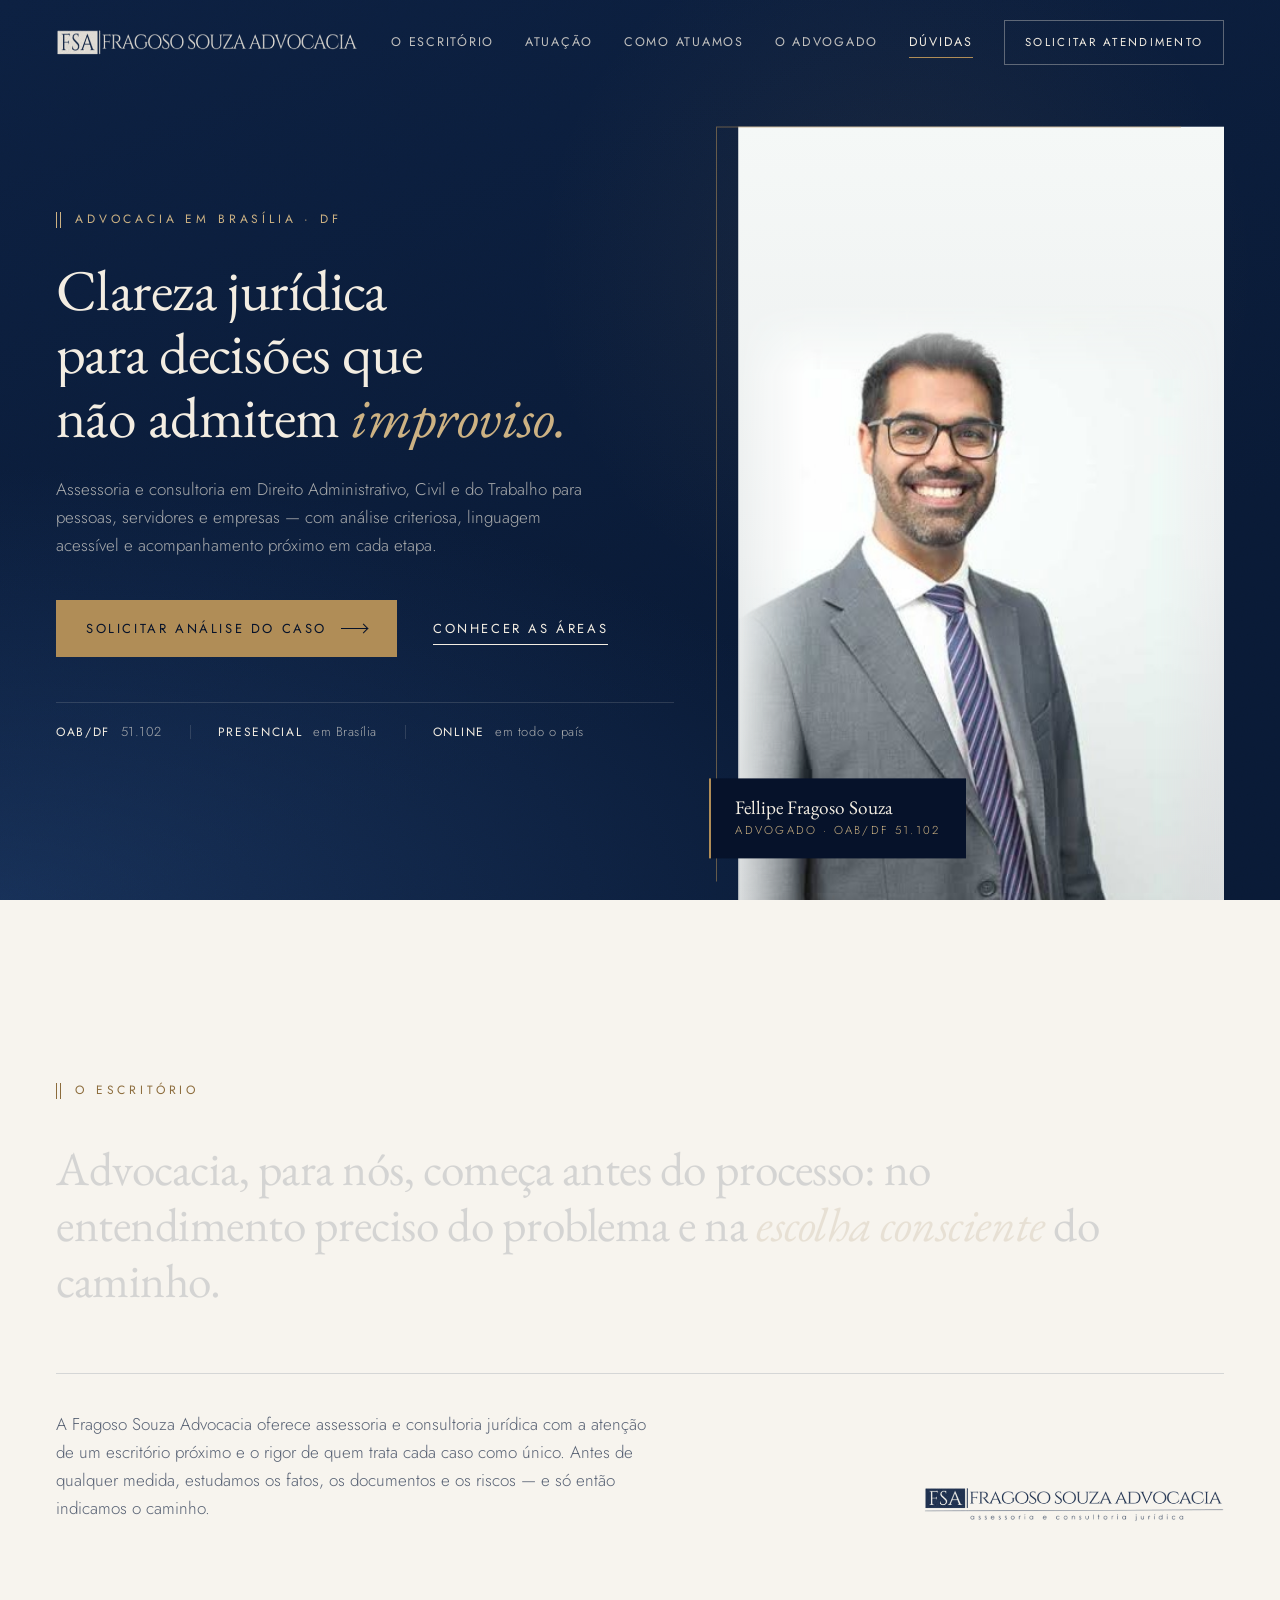
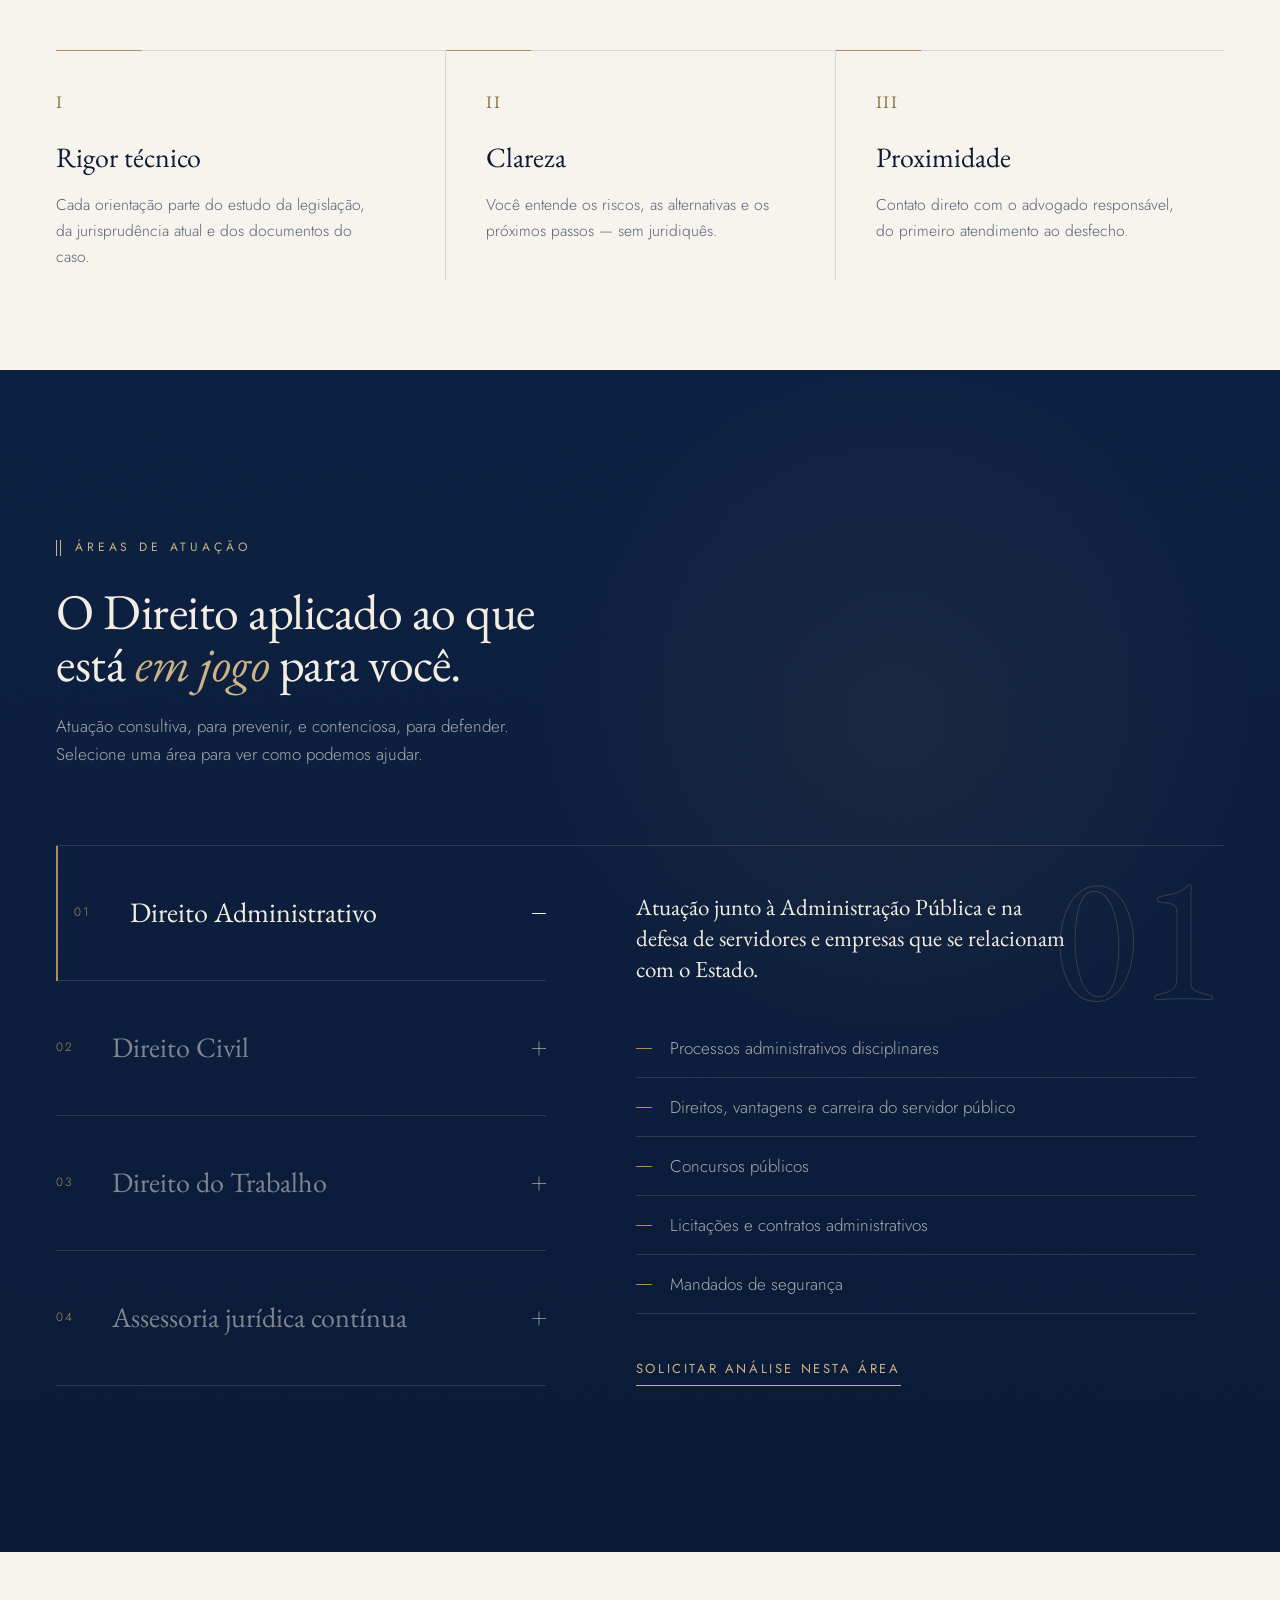
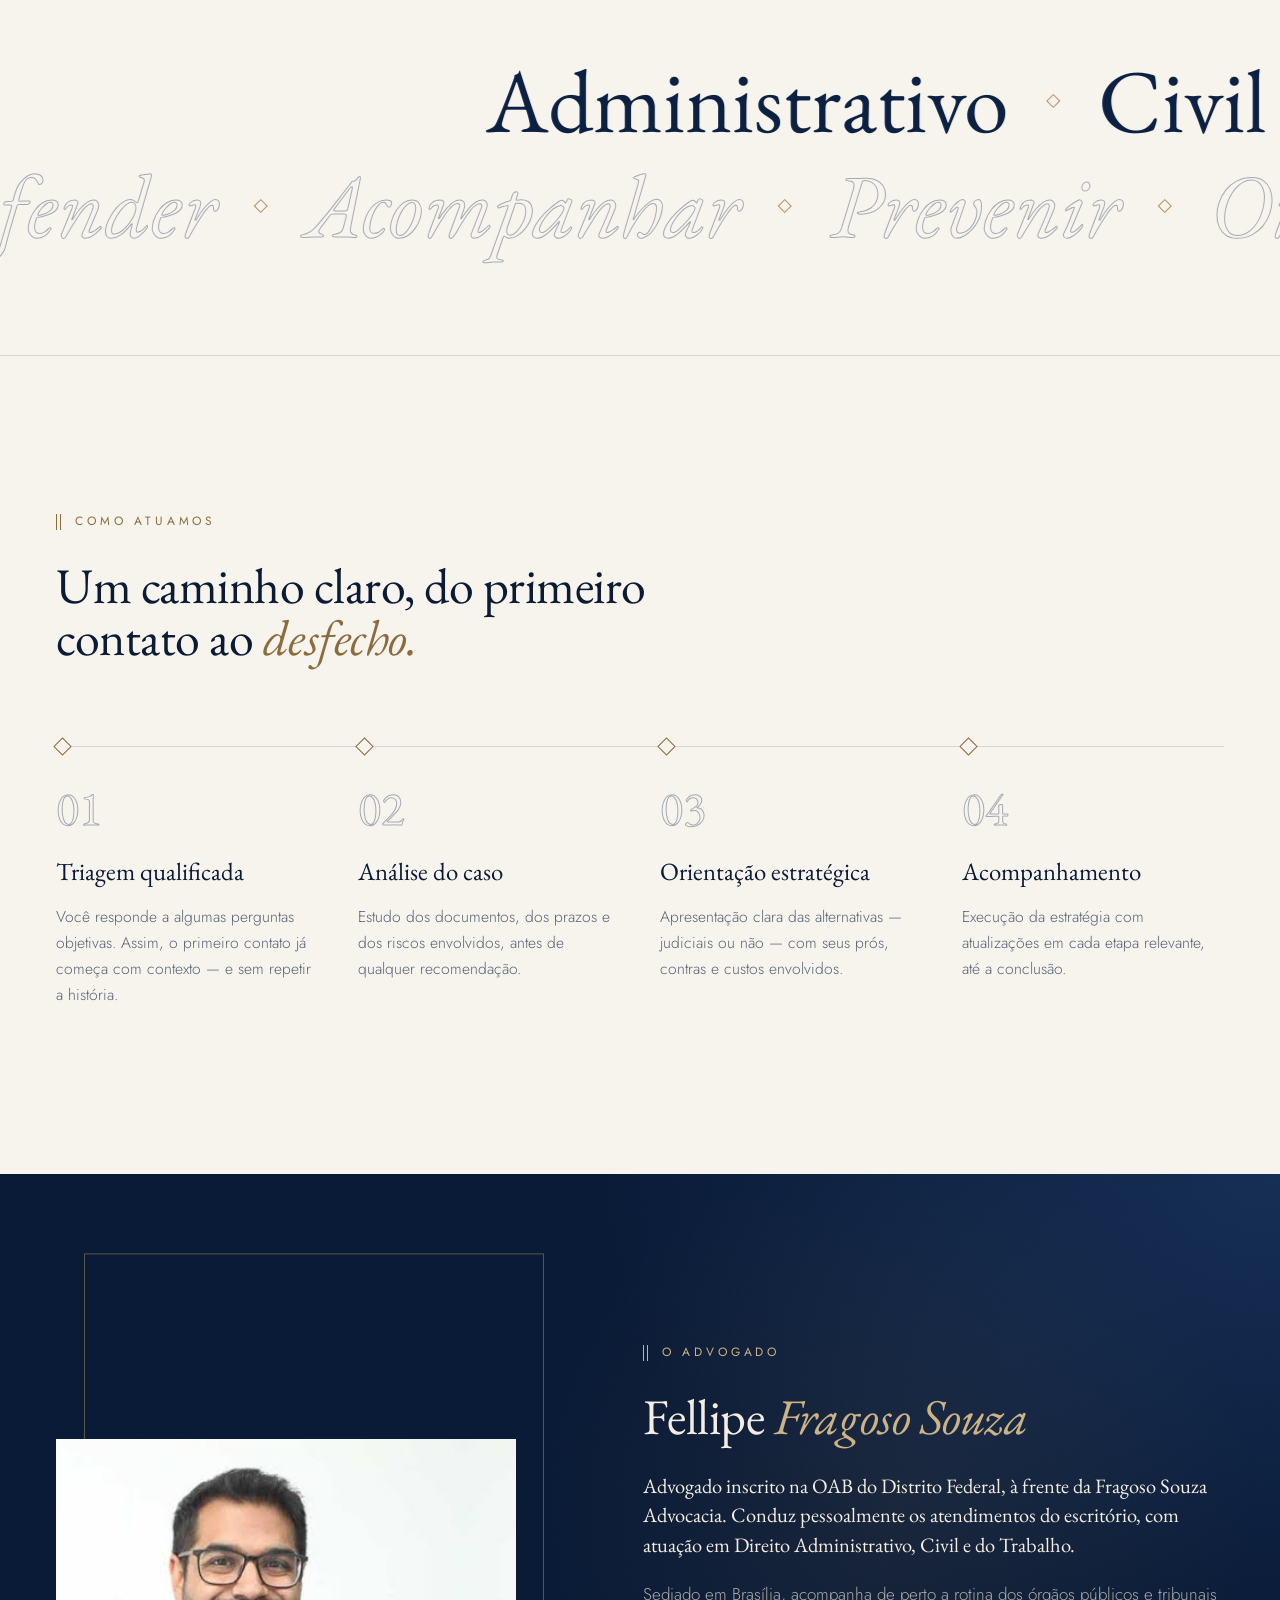
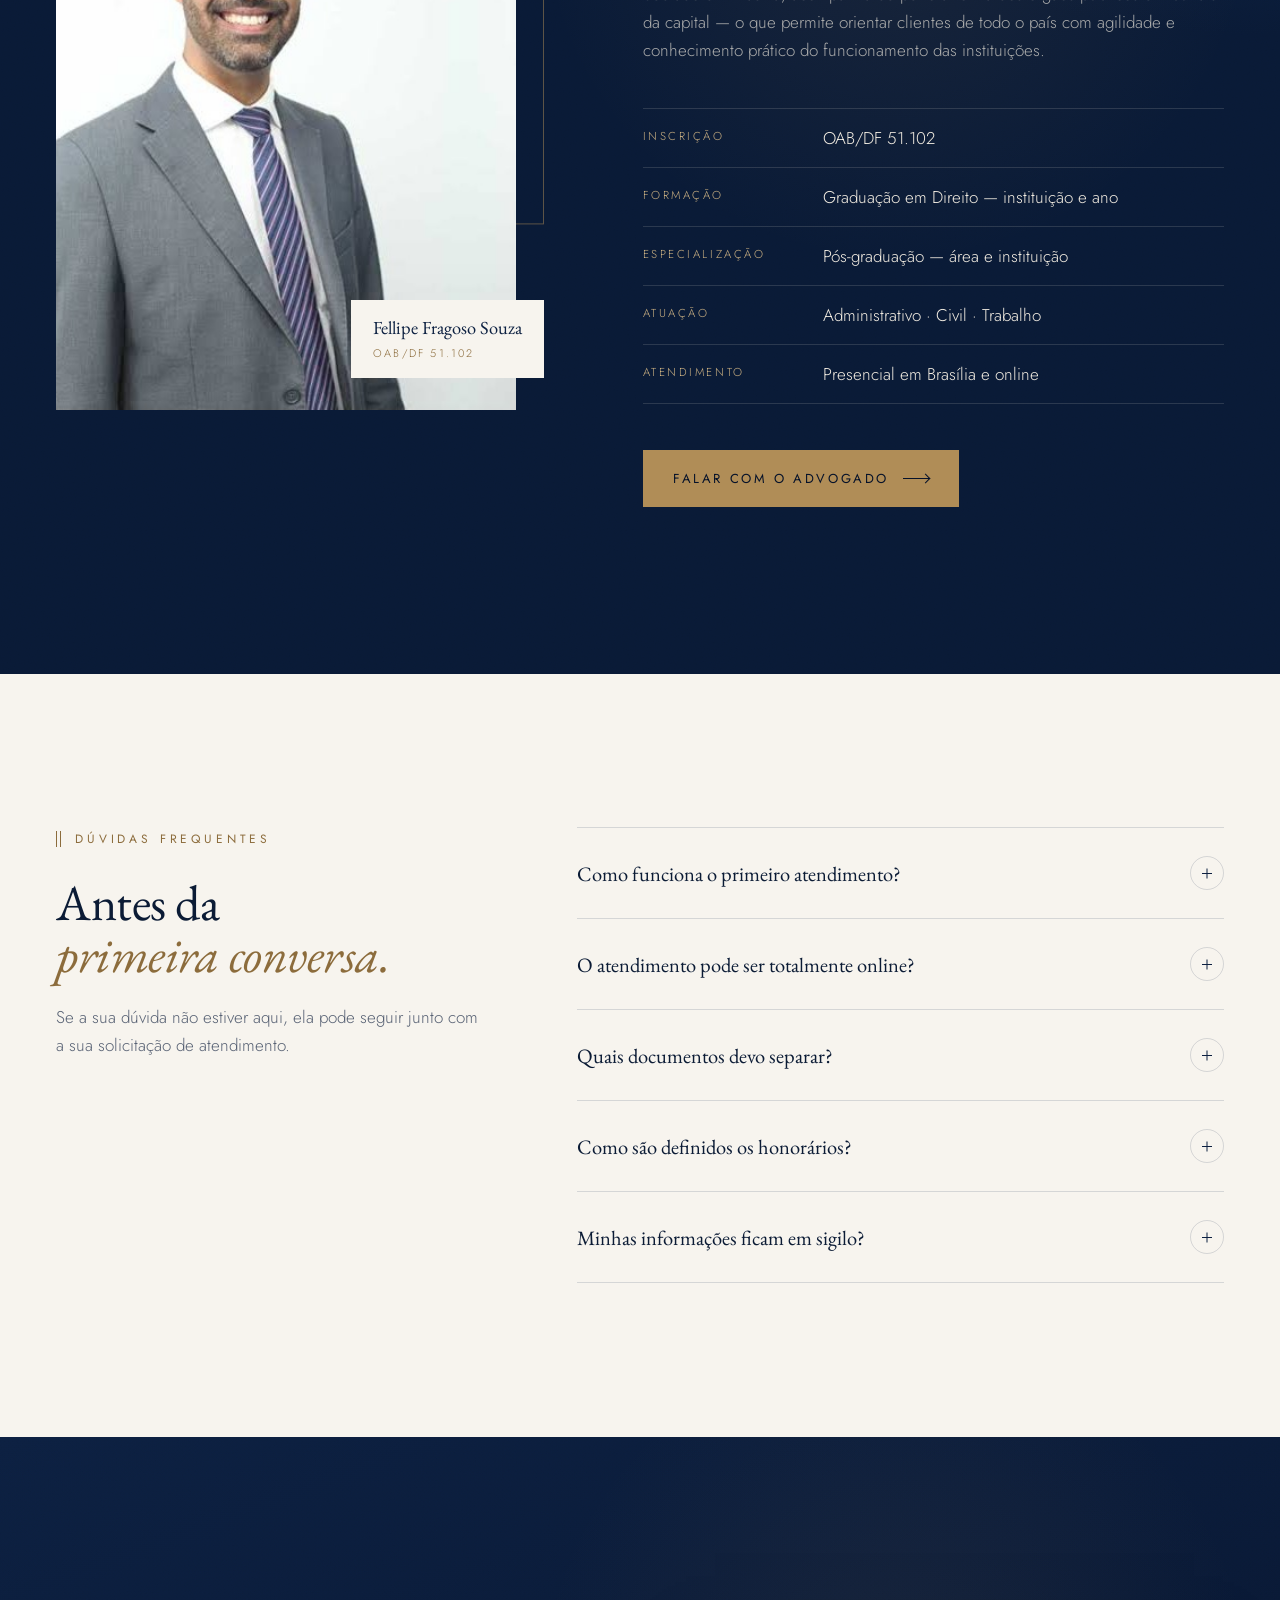
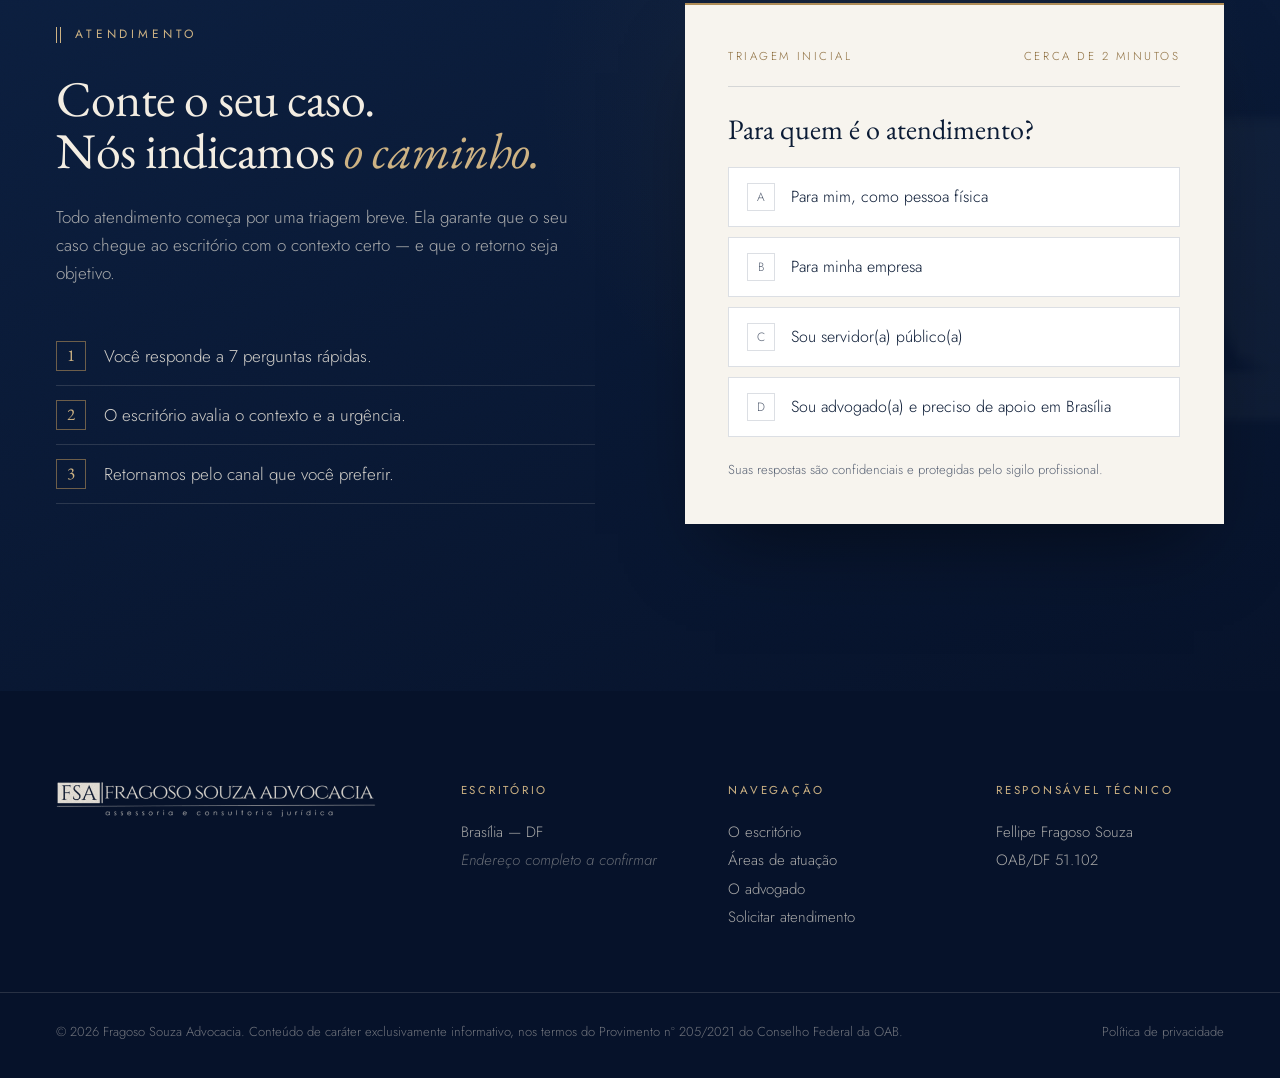
<file: index.html>
<!DOCTYPE html>
<html lang="pt-BR">
<head>
  <meta charset="UTF-8">
  <meta name="viewport" content="width=device-width, initial-scale=1">
  <title>Fragoso Souza Advocacia — Assessoria e consultoria jurídica em Brasília</title>
  <meta name="description" content="Fragoso Souza Advocacia: assessoria e consultoria jurídica em Direito Administrativo, Civil e do Trabalho. Atendimento em Brasília/DF e online.">
  <meta name="robots" content="noindex, nofollow">
  <meta name="theme-color" content="#0C2041">
  <link rel="icon" href="assets/img/mono-navy.png">
  <link rel="preconnect" href="https://fonts.googleapis.com">
  <link rel="preconnect" href="https://fonts.gstatic.com" crossorigin>
  <link href="https://fonts.googleapis.com/css2?family=EB+Garamond:ital,wght@0,400;0,500;1,400;1,500&family=Jost:wght@300;400;500&display=swap" rel="stylesheet">
  <link rel="stylesheet" href="assets/css/style.css">
</head>
<body>

<!-- Abertura -->
<div class="intro" aria-hidden="true">
  <div class="intro__mark">
    <img src="assets/img/logo-full-ivory.png" alt="">
  </div>
  <span class="intro__line"></span>
</div>

<header class="site-header">
  <div class="wrap header__inner">
    <a href="#topo" class="brand" aria-label="Fragoso Souza Advocacia — início">
      <img src="assets/img/logo-ivory.png" alt="Fragoso Souza Advocacia">
    </a>
    <nav class="nav" aria-label="Principal">
      <a href="#escritorio">O escritório</a>
      <a href="#atuacao">Atuação</a>
      <a href="#metodo">Como atuamos</a>
      <a href="#advogado">O advogado</a>
      <a href="#duvidas">Dúvidas</a>
      <a href="#" class="btn btn--line btn--sm" data-contact="menu">Solicitar atendimento</a>
    </nav>
    <button class="nav-toggle" aria-label="Abrir menu" aria-expanded="false"><span></span><span></span></button>
  </div>
</header>

<main id="topo">

  <!-- HERO -->
  <section class="hero on-dark grain" data-glow>
    <div class="wrap hero__grid">
      <div class="hero__copy">
        <p class="kicker anim" style="--d:.1s">Advocacia em Brasília · DF</p>
        <h1 class="hero__title">
          <span class="line"><span>Clareza jurídica</span></span>
          <span class="line"><span>para decisões que</span></span>
          <span class="line"><span>não admitem <em>improviso.</em></span></span>
        </h1>
        <p class="hero__lead anim" style="--d:.75s">Assessoria e consultoria em Direito Administrativo, Civil e do Trabalho para pessoas, servidores e empresas — com análise criteriosa, linguagem acessível e acompanhamento próximo em cada etapa.</p>
        <div class="hero__ctas anim" style="--d:.9s">
          <a href="#" class="btn btn--brass magnetic" data-contact="hero">Solicitar análise do caso <span class="btn__arrow"></span></a>
          <a href="#atuacao" class="link-line">Conhecer as áreas</a>
        </div>
        <ul class="hero__meta anim" style="--d:1.05s">
          <li><b>OAB/DF</b> 51.102</li>
          <li><b>Presencial</b> em Brasília</li>
          <li><b>Online</b> em todo o país</li>
        </ul>
      </div>

      <figure class="hero__plate" data-parallax="0.06">
        <div class="plate__bg"></div>
        <img class="plate__photo" src="assets/img/fellipe.jpg" alt="Fellipe Fragoso Souza, advogado fundador da Fragoso Souza Advocacia">
        <figcaption class="plate__label">
          <span class="plate__name">Fellipe Fragoso Souza</span>
          <span class="plate__role">Advogado · OAB/DF 51.102</span>
        </figcaption>
        <span class="plate__frame" aria-hidden="true"></span>
      </figure>
    </div>
  </section>

  <!-- O ESCRITÓRIO -->
  <section class="manifesto paper" id="escritorio">
    <div class="wrap">
      <p class="kicker kicker--ink reveal">O escritório</p>
      <blockquote class="manifesto__quote" data-words>
        Advocacia, para nós, começa antes do processo: no entendimento preciso do problema e na escolha consciente do caminho.
      </blockquote>
      <div class="manifesto__foot">
        <p class="reveal">A Fragoso Souza Advocacia oferece assessoria e consultoria jurídica com a atenção de um escritório próximo e o rigor de quem trata cada caso como único. Antes de qualquer medida, estudamos os fatos, os documentos e os riscos — e só então indicamos o caminho.</p>
        <img class="manifesto__sign reveal" src="assets/img/logo-full-navy.png" alt="Fragoso Souza Advocacia — assessoria e consultoria jurídica">
      </div>

      <ol class="principles">
        <li class="reveal">
          <span class="principles__n">I</span>
          <h3>Rigor técnico</h3>
          <p>Cada orientação parte do estudo da legislação, da jurisprudência atual e dos documentos do caso.</p>
        </li>
        <li class="reveal" style="--d:.1s">
          <span class="principles__n">II</span>
          <h3>Clareza</h3>
          <p>Você entende os riscos, as alternativas e os próximos passos — sem juridiquês.</p>
        </li>
        <li class="reveal" style="--d:.2s">
          <span class="principles__n">III</span>
          <h3>Proximidade</h3>
          <p>Contato direto com o advogado responsável, do primeiro atendimento ao desfecho.</p>
        </li>
      </ol>
    </div>
  </section>

  <!-- ÁREAS -->
  <section class="areas-sec on-dark grain" id="atuacao" data-glow>
    <div class="wrap">
      <div class="sec-head">
        <p class="kicker reveal">Áreas de atuação</p>
        <h2 class="reveal">O Direito aplicado ao que<br>está <em>em jogo</em> para você.</h2>
        <p class="sec-head__lead reveal">Atuação consultiva, para prevenir, e contenciosa, para defender. Selecione uma área para ver como podemos ajudar.</p>
      </div>

      <div class="areas reveal">
        <span class="areas__marker" aria-hidden="true"></span>

        <div class="area is-active">
          <button class="area__tab" aria-expanded="true">
            <span class="area__n">01</span><span class="area__t">Direito Administrativo</span><span class="area__plus" aria-hidden="true"></span>
          </button>
          <div class="area__panel">
            <div class="area__inner">
              <span class="area__ghost" aria-hidden="true">01</span>
              <p class="area__lead">Atuação junto à Administração Pública e na defesa de servidores e empresas que se relacionam com o Estado.</p>
              <ul class="area__topics">
                <li>Processos administrativos disciplinares</li>
                <li>Direitos, vantagens e carreira do servidor público</li>
                <li>Concursos públicos</li>
                <li>Licitações e contratos administrativos</li>
                <li>Mandados de segurança</li>
              </ul>
              <a href="#" class="link-line link-line--brass" data-contact="Área — Administrativo" data-preset='{"area":"Direito Administrativo"}'>Solicitar análise nesta área</a>
            </div>
          </div>
        </div>

        <div class="area">
          <button class="area__tab" aria-expanded="false">
            <span class="area__n">02</span><span class="area__t">Direito Civil</span><span class="area__plus" aria-hidden="true"></span>
          </button>
          <div class="area__panel">
            <div class="area__inner">
              <span class="area__ghost" aria-hidden="true">02</span>
              <p class="area__lead">Prevenção e solução de conflitos nas relações entre pessoas e empresas, do contrato à execução.</p>
              <ul class="area__topics">
                <li>Contratos: elaboração, revisão e negociação</li>
                <li>Responsabilidade civil e indenizações</li>
                <li>Cobranças e execuções</li>
                <li>Questões imobiliárias e locações</li>
                <li>Relações de consumo</li>
              </ul>
              <a href="#" class="link-line link-line--brass" data-contact="Área — Civil" data-preset='{"area":"Direito Civil"}'>Solicitar análise nesta área</a>
            </div>
          </div>
        </div>

        <div class="area">
          <button class="area__tab" aria-expanded="false">
            <span class="area__n">03</span><span class="area__t">Direito do Trabalho</span><span class="area__plus" aria-hidden="true"></span>
          </button>
          <div class="area__panel">
            <div class="area__inner">
              <span class="area__ghost" aria-hidden="true">03</span>
              <p class="area__lead">Orientação a empregadores e trabalhadores, com foco em prevenção de passivos e defesa técnica.</p>
              <ul class="area__topics">
                <li>Consultoria trabalhista preventiva para empresas</li>
                <li>Reclamações trabalhistas</li>
                <li>Rescisões e verbas trabalhistas</li>
                <li>Acordos e negociações</li>
                <li>Revisão de contratos e rotinas de trabalho</li>
              </ul>
              <a href="#" class="link-line link-line--brass" data-contact="Área — Trabalho" data-preset='{"area":"Direito do Trabalho"}'>Solicitar análise nesta área</a>
            </div>
          </div>
        </div>

        <div class="area">
          <button class="area__tab" aria-expanded="false">
            <span class="area__n">04</span><span class="area__t">Assessoria jurídica contínua</span><span class="area__plus" aria-hidden="true"></span>
          </button>
          <div class="area__panel">
            <div class="area__inner">
              <span class="area__ghost" aria-hidden="true">04</span>
              <p class="area__lead">Um advogado de referência para acompanhar as decisões do dia a dia da empresa, antes que virem litígio.</p>
              <ul class="area__topics">
                <li>Pareceres e consultas</li>
                <li>Análise de documentos antes de assinar</li>
                <li>Notificações extrajudiciais</li>
                <li>Acompanhamento processual</li>
                <li>Diligências e correspondência jurídica em Brasília</li>
              </ul>
              <a href="#" class="link-line link-line--brass" data-contact="Área — Assessoria contínua" data-preset='{"area":"Assessoria jurídica contínua"}'>Solicitar análise nesta área</a>
            </div>
          </div>
        </div>
      </div>
    </div>
  </section>

  <!-- FAIXA -->
  <div class="ribbon paper" aria-hidden="true">
    <div class="ribbon__row" data-drift="-1"><span>Administrativo</span><i></i><span>Civil</span><i></i><span>Trabalho</span><i></i><span>Consultoria</span><i></i><span>Assessoria</span><i></i><span>Administrativo</span><i></i><span>Civil</span><i></i><span>Trabalho</span><i></i></div>
    <div class="ribbon__row ribbon__row--alt" data-drift="1"><span>Prevenir</span><i></i><span>Orientar</span><i></i><span>Defender</span><i></i><span>Acompanhar</span><i></i><span>Prevenir</span><i></i><span>Orientar</span><i></i><span>Defender</span><i></i></div>
  </div>

  <!-- MÉTODO -->
  <section class="method paper" id="metodo">
    <div class="wrap">
      <div class="sec-head sec-head--ink">
        <p class="kicker kicker--ink reveal">Como atuamos</p>
        <h2 class="reveal">Um caminho claro, do primeiro<br>contato ao <em>desfecho.</em></h2>
      </div>
      <div class="method__track">
        <span class="method__rail"><i></i></span>
        <ol class="method__steps">
          <li class="reveal">
            <span class="method__dot"></span>
            <span class="method__n">01</span>
            <h3>Triagem qualificada</h3>
            <p>Você responde a algumas perguntas objetivas. Assim, o primeiro contato já começa com contexto — e sem repetir a história.</p>
          </li>
          <li class="reveal" style="--d:.08s">
            <span class="method__dot"></span>
            <span class="method__n">02</span>
            <h3>Análise do caso</h3>
            <p>Estudo dos documentos, dos prazos e dos riscos envolvidos, antes de qualquer recomendação.</p>
          </li>
          <li class="reveal" style="--d:.16s">
            <span class="method__dot"></span>
            <span class="method__n">03</span>
            <h3>Orientação estratégica</h3>
            <p>Apresentação clara das alternativas — judiciais ou não — com seus prós, contras e custos envolvidos.</p>
          </li>
          <li class="reveal" style="--d:.24s">
            <span class="method__dot"></span>
            <span class="method__n">04</span>
            <h3>Acompanhamento</h3>
            <p>Execução da estratégia com atualizações em cada etapa relevante, até a conclusão.</p>
          </li>
        </ol>
      </div>
    </div>
  </section>

  <!-- O ADVOGADO -->
  <section class="lawyer on-dark grain" id="advogado" data-glow>
    <div class="wrap lawyer__grid">
      <figure class="lawyer__photo reveal">
        <span class="lawyer__frame" data-parallax="-0.05" aria-hidden="true"></span>
        <div class="lawyer__img"><img src="assets/img/fellipe.jpg" alt="Retrato de Fellipe Fragoso Souza" loading="lazy"></div>
        <figcaption>Fellipe Fragoso Souza<br><span>OAB/DF 51.102</span></figcaption>
      </figure>

      <div class="lawyer__copy">
        <p class="kicker reveal">O advogado</p>
        <h2 class="reveal">Fellipe <em>Fragoso Souza</em></h2>
        <p class="lawyer__lead reveal">Advogado inscrito na OAB do Distrito Federal, à frente da Fragoso Souza Advocacia. Conduz pessoalmente os atendimentos do escritório, com atuação em Direito Administrativo, Civil e do Trabalho.</p>
        <p class="reveal">Sediado em Brasília, acompanha de perto a rotina dos órgãos públicos e tribunais da capital — o que permite orientar clientes de todo o país com agilidade e conhecimento prático do funcionamento das instituições.</p>

        <dl class="creds">
          <div class="reveal"><dt>Inscrição</dt><dd>OAB/DF 51.102</dd></div>
          <div class="reveal" style="--d:.06s"><dt>Formação</dt><dd>Graduação em Direito — instituição e ano</dd></div>
          <div class="reveal" style="--d:.12s"><dt>Especialização</dt><dd>Pós-graduação — área e instituição</dd></div>
          <div class="reveal" style="--d:.18s"><dt>Atuação</dt><dd>Administrativo · Civil · Trabalho</dd></div>
          <div class="reveal" style="--d:.24s"><dt>Atendimento</dt><dd>Presencial em Brasília e online</dd></div>
        </dl>

        <a href="#" class="btn btn--brass magnetic reveal" data-contact="Seção — O advogado">Falar com o advogado <span class="btn__arrow"></span></a>
      </div>
    </div>
  </section>

  <!-- DÚVIDAS -->
  <section class="faq paper" id="duvidas">
    <div class="wrap faq__grid">
      <div class="sec-head sec-head--ink faq__head">
        <p class="kicker kicker--ink reveal">Dúvidas frequentes</p>
        <h2 class="reveal">Antes da<br><em>primeira conversa.</em></h2>
        <p class="sec-head__lead reveal">Se a sua dúvida não estiver aqui, ela pode seguir junto com a sua solicitação de atendimento.</p>
      </div>
      <div class="faq__list">
        <details class="qa reveal">
          <summary>Como funciona o primeiro atendimento?<span class="qa__pm" aria-hidden="true"></span></summary>
          <div class="qa__body"><p>Você preenche uma triagem curta aqui no site. Com essas informações, o escritório avalia o contexto e retorna pelo canal de sua preferência para agendar a conversa inicial — presencial ou online.</p></div>
        </details>
        <details class="qa reveal">
          <summary>O atendimento pode ser totalmente online?<span class="qa__pm" aria-hidden="true"></span></summary>
          <div class="qa__body"><p>Sim. Reuniões por videochamada, envio de documentos e assinaturas digitais permitem conduzir boa parte dos casos à distância, em qualquer estado.</p></div>
        </details>
        <details class="qa reveal">
          <summary>Quais documentos devo separar?<span class="qa__pm" aria-hidden="true"></span></summary>
          <div class="qa__body"><p>Tudo o que ajude a reconstruir os fatos: contratos, notificações, portarias, decisões, comprovantes e trocas de mensagens. Não é preciso enviá-los na triagem — eles são solicitados na etapa de análise.</p></div>
        </details>
        <details class="qa reveal">
          <summary>Como são definidos os honorários?<span class="qa__pm" aria-hidden="true"></span></summary>
          <div class="qa__body"><p>Após a análise inicial, com proposta por escrito que considera a complexidade do caso e observa a Tabela de Honorários da OAB/DF.</p></div>
        </details>
        <details class="qa reveal">
          <summary>Minhas informações ficam em sigilo?<span class="qa__pm" aria-hidden="true"></span></summary>
          <div class="qa__body"><p>Sim. Tudo o que você compartilha é protegido pelo sigilo profissional do advogado e tratado conforme a Lei Geral de Proteção de Dados (LGPD).</p></div>
        </details>
      </div>
    </div>
  </section>

  <!-- CONTATO -->
  <section class="contact on-dark grain" id="contato" data-glow>
    <img class="contact__mono" src="assets/img/mono-ivory.png" alt="" aria-hidden="true">
    <div class="wrap contact__grid">
      <div class="contact__copy">
        <p class="kicker reveal">Atendimento</p>
        <h2 class="reveal">Conte o seu caso.<br>Nós indicamos <em>o caminho.</em></h2>
        <p class="reveal">Todo atendimento começa por uma triagem breve. Ela garante que o seu caso chegue ao escritório com o contexto certo — e que o retorno seja objetivo.</p>
        <ol class="contact__next">
          <li class="reveal"><span>1</span>Você responde a 7 perguntas rápidas.</li>
          <li class="reveal"><span>2</span>O escritório avalia o contexto e a urgência.</li>
          <li class="reveal"><span>3</span>Retornamos pelo canal que você preferir.</li>
        </ol>
      </div>

      <div class="starter reveal">
        <div class="starter__top">
          <span>Triagem inicial</span>
          <span>cerca de 2 minutos</span>
        </div>
        <p class="starter__q">Para quem é o atendimento?</p>
        <div class="starter__opts">
          <button class="opt" data-contact="Seção — Contato" data-preset='{"perfil":"Para mim, como pessoa física"}'><span class="opt__k">A</span>Para mim, como pessoa física</button>
          <button class="opt" data-contact="Seção — Contato" data-preset='{"perfil":"Para minha empresa"}'><span class="opt__k">B</span>Para minha empresa</button>
          <button class="opt" data-contact="Seção — Contato" data-preset='{"perfil":"Sou servidor(a) público(a)"}'><span class="opt__k">C</span>Sou servidor(a) público(a)</button>
          <button class="opt" data-contact="Seção — Contato" data-preset='{"perfil":"Sou advogado(a) e preciso de apoio em Brasília"}'><span class="opt__k">D</span>Sou advogado(a) e preciso de apoio em Brasília</button>
        </div>
        <p class="starter__note">Suas respostas são confidenciais e protegidas pelo sigilo profissional.</p>
      </div>
    </div>
  </section>
</main>

<footer class="site-footer on-dark">
  <div class="wrap footer__grid">
    <div class="footer__brand">
      <img src="assets/img/logo-full-ivory.png" alt="Fragoso Souza Advocacia — assessoria e consultoria jurídica">
    </div>
    <div class="footer__col">
      <h4>Escritório</h4>
      <p>Brasília — DF<br><span class="ph">Endereço completo a confirmar</span></p>
    </div>
    <div class="footer__col">
      <h4>Navegação</h4>
      <a href="#escritorio">O escritório</a>
      <a href="#atuacao">Áreas de atuação</a>
      <a href="#advogado">O advogado</a>
      <a href="#" data-contact="Rodapé">Solicitar atendimento</a>
    </div>
    <div class="footer__col">
      <h4>Responsável técnico</h4>
      <p>Fellipe Fragoso Souza<br>OAB/DF 51.102</p>
    </div>
  </div>
  <div class="wrap footer__legal">
    <p>© <span id="year">2026</span> Fragoso Souza Advocacia. Conteúdo de caráter exclusivamente informativo, nos termos do Provimento nº 205/2021 do Conselho Federal da OAB.</p>
    <a href="privacidade.html">Política de privacidade</a>
  </div>
</footer>

<button class="fab" data-contact="Botão flutuante" aria-label="Solicitar atendimento">
  <span class="fab__dot"></span><span class="fab__txt">Solicitar atendimento</span>
</button>

<script src="assets/js/main.js"></script>
</body>
</html>
</file>
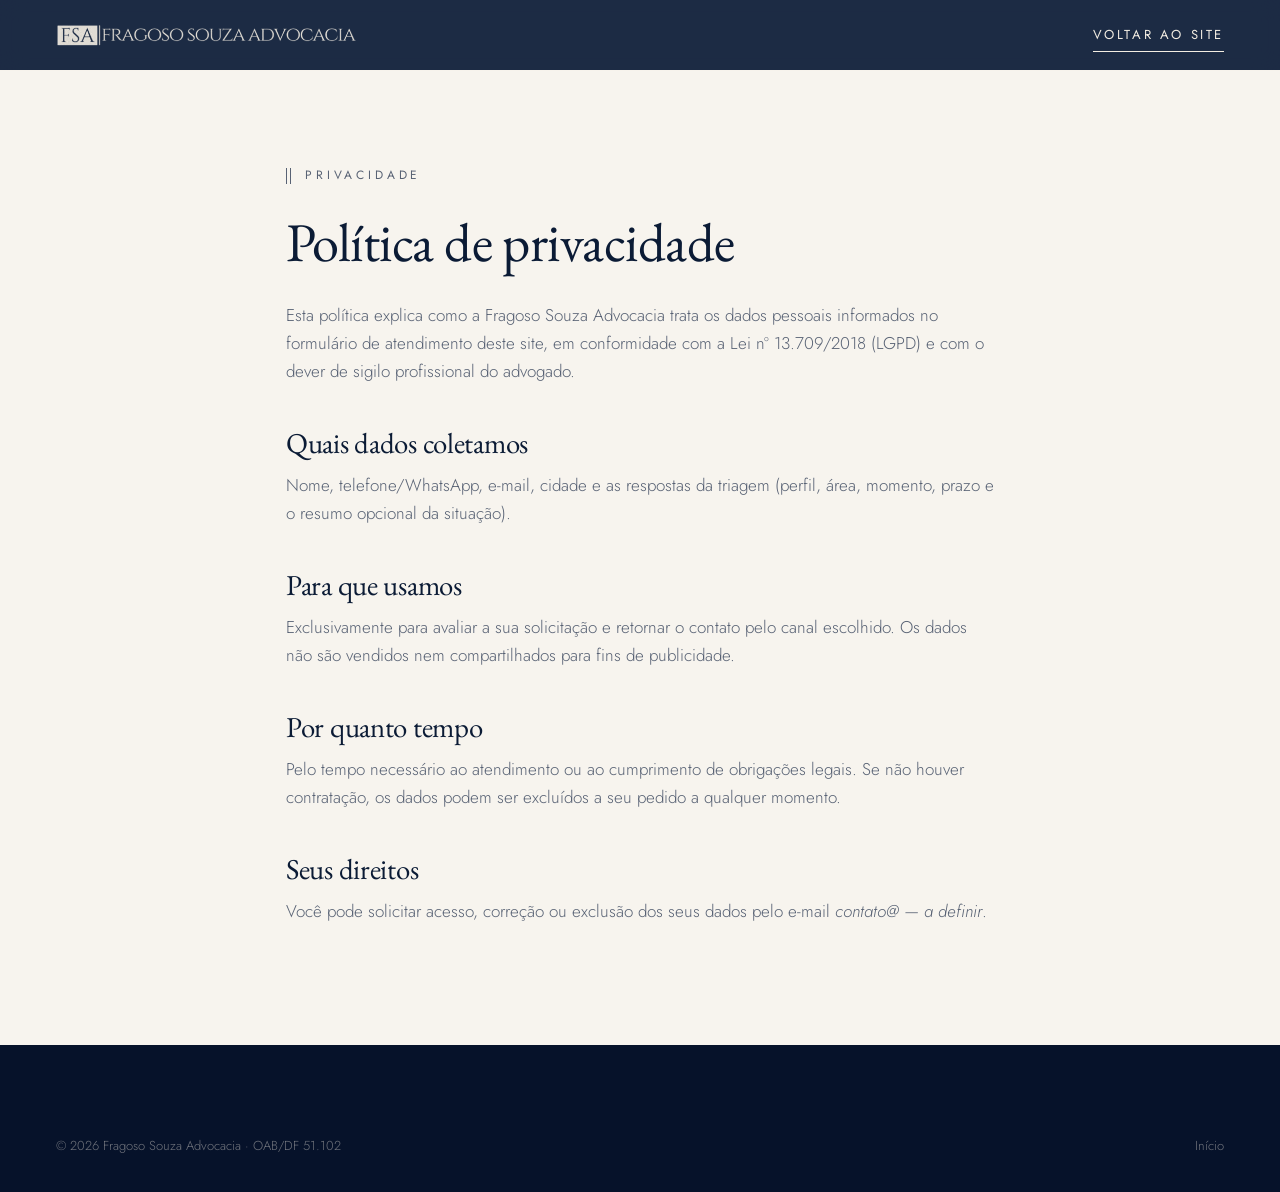
<file: privacidade.html>
<!DOCTYPE html>
<html lang="pt-BR">
<head>
  <meta charset="UTF-8">
  <meta name="viewport" content="width=device-width, initial-scale=1">
  <title>Política de privacidade — Fragoso Souza Advocacia</title>
  <meta name="robots" content="noindex, nofollow">
  <meta name="theme-color" content="#0C2041">
  <link rel="icon" href="assets/img/mono-navy.png">
  <link rel="preconnect" href="https://fonts.googleapis.com">
  <link rel="preconnect" href="https://fonts.gstatic.com" crossorigin>
  <link href="https://fonts.googleapis.com/css2?family=EB+Garamond:ital,wght@0,400;0,500;1,400&family=Jost:wght@300;400&display=swap" rel="stylesheet">
  <link rel="stylesheet" href="assets/css/style.css">
</head>
<body class="skip-intro is-ready">
<header class="site-header is-solid">
  <div class="wrap header__inner">
    <a href="index.html" class="brand" aria-label="Fragoso Souza Advocacia — início"><img src="assets/img/logo-ivory.png" alt="Fragoso Souza Advocacia"></a>
    <a href="index.html" class="link-line" style="color:var(--ivory)">Voltar ao site</a>
  </div>
</header>
<main class="doc">
  <div class="wrap">
    <p class="kicker kicker--ink">Privacidade</p>
    <h1>Política de privacidade</h1>
    <p>Esta política explica como a Fragoso Souza Advocacia trata os dados pessoais informados no formulário de atendimento deste site, em conformidade com a Lei nº 13.709/2018 (LGPD) e com o dever de sigilo profissional do advogado.</p>

    <h2>Quais dados coletamos</h2>
    <p>Nome, telefone/WhatsApp, e-mail, cidade e as respostas da triagem (perfil, área, momento, prazo e o resumo opcional da situação).</p>

    <h2>Para que usamos</h2>
    <p>Exclusivamente para avaliar a sua solicitação e retornar o contato pelo canal escolhido. Os dados não são vendidos nem compartilhados para fins de publicidade.</p>

    <h2>Por quanto tempo</h2>
    <p>Pelo tempo necessário ao atendimento ou ao cumprimento de obrigações legais. Se não houver contratação, os dados podem ser excluídos a seu pedido a qualquer momento.</p>

    <h2>Seus direitos</h2>
    <p>Você pode solicitar acesso, correção ou exclusão dos seus dados pelo e-mail <span class="ph" style="color:var(--muted)">contato@ — a definir</span>.</p>
  </div>
</main>
<footer class="site-footer on-dark">
  <div class="wrap footer__legal" style="padding-top:0">
    <p>© 2026 Fragoso Souza Advocacia · OAB/DF 51.102</p>
    <a href="index.html">Início</a>
  </div>
</footer>
</body>
</html>
</file>
<file: assets/css/style.css>
/* =========================================================
   FRAGOSO SOUZA ADVOCACIA — estilos
   Paleta tirada do logotipo (marinho) + marfim + latão discreto
   ========================================================= */
:root {
  --navy-950: #06122A;
  --navy-900: #091A36;
  --navy: #0C2041;
  --navy-700: #16305A;
  --navy-600: #224272;
  --ivory: #F3EDE2;
  --paper: #F7F4EE;
  --paper-2: #EEE8DC;
  --brass: #B08D57;
  --brass-2: #CDB283;
  --brass-3: #8C6C3C;
  --ink: #0B1B35;
  --muted: #586274;
  --on-dark-muted: rgba(243, 237, 226, .68);
  --line: rgba(12, 32, 65, .14);
  --line-dark: rgba(243, 237, 226, .14);

  --serif: "EB Garamond", Garamond, "Times New Roman", serif;
  --sans: "Jost", system-ui, -apple-system, "Segoe UI", sans-serif;
  --ease: cubic-bezier(.2, .7, .1, 1);
  --ease-io: cubic-bezier(.7, 0, .2, 1);
  --gutter: clamp(20px, 4.5vw, 56px);
  --header-h: 84px;
}

*, *::before, *::after { box-sizing: border-box; }
html { scroll-behavior: smooth; -webkit-text-size-adjust: 100%; }
body {
  margin: 0;
  font-family: var(--sans);
  font-weight: 300;
  font-size: 17px;
  line-height: 1.65;
  color: var(--ink);
  background: var(--navy-900);
  -webkit-font-smoothing: antialiased;
  overflow-x: hidden;
}
body.lock { overflow: hidden; }
img { max-width: 100%; display: block; }
a { color: inherit; text-decoration: none; }
button { font: inherit; color: inherit; background: none; border: 0; padding: 0; cursor: pointer; }
h1, h2, h3, h4 { margin: 0; font-weight: 400; }
p { margin: 0; }
em { font-style: italic; }
::selection { background: var(--brass); color: var(--navy-950); }
:focus-visible { outline: 1px solid var(--brass); outline-offset: 4px; }

.wrap { width: 100%; max-width: 1280px; margin: 0 auto; padding: 0 var(--gutter); }

/* ---------- Superfícies ---------- */
.on-dark { background: var(--navy); color: var(--ivory); position: relative; }
.paper { background: var(--paper); color: var(--ink); position: relative; }
.grain::after {
  content: ""; position: absolute; inset: 0; pointer-events: none; opacity: .07; mix-blend-mode: overlay;
  background-image: url("data:image/svg+xml,%3Csvg xmlns='http://www.w3.org/2000/svg' width='160' height='160'%3E%3Cfilter id='n'%3E%3CfeTurbulence type='fractalNoise' baseFrequency='.85' numOctaves='3' stitchTiles='stitch'/%3E%3C/filter%3E%3Crect width='100%25' height='100%25' filter='url(%23n)'/%3E%3C/svg%3E");
}
/* brilho que acompanha o cursor nas seções escuras */
[data-glow] { --mx: 70%; --my: 30%; }
[data-glow]::before {
  content: ""; position: absolute; inset: 0; pointer-events: none; z-index: 0;
  background: radial-gradient(600px circle at var(--mx) var(--my), rgba(176, 141, 87, .09), transparent 60%);
  transition: opacity .6s;
}
[data-glow] > * { position: relative; z-index: 1; }

/* ---------- Tipografia ---------- */
.kicker {
  display: inline-flex; align-items: center; gap: 14px;
  font-size: 12px; letter-spacing: .32em; text-transform: uppercase; font-weight: 400;
  color: var(--brass-2);
}
/* filete duplo — eco das barras verticais do logotipo */
.kicker::before {
  content: ""; width: 5px; height: 16px;
  border-left: 1px solid currentColor; border-right: 1px solid currentColor;
}
.kicker--ink { color: var(--brass-3); }

h1, h2 { font-family: var(--serif); letter-spacing: -.01em; line-height: 1.04; }
h2 { font-size: clamp(2.05rem, 3.9vw, 3.4rem); }
h1 em, h2 em { color: var(--brass-2); font-weight: 400; }
.paper h2 em { color: var(--brass-3); }

.sec-head { max-width: 760px; margin-bottom: clamp(48px, 6vw, 80px); }
.sec-head h2 { margin: 22px 0 22px; }
.sec-head__lead { color: var(--on-dark-muted); max-width: 520px; }
.sec-head--ink .sec-head__lead { color: var(--muted); }

/* ---------- Botões / links ---------- */
.btn {
  position: relative; display: inline-flex; align-items: center; gap: 14px;
  padding: 18px 30px; font-size: 13px; letter-spacing: .2em; text-transform: uppercase; font-weight: 400;
  overflow: hidden; isolation: isolate; transition: color .5s var(--ease), border-color .5s, transform .3s var(--ease);
  will-change: transform;
}
.btn::before {
  content: ""; position: absolute; inset: 0; z-index: -1;
  transform: translateY(101%); transition: transform .55s var(--ease);
}
.btn:hover::before { transform: translateY(0); }
.btn--brass { background: var(--brass); color: var(--navy-950); }
.btn--brass::before { background: var(--ivory); }
.btn--line { border: 1px solid rgba(243, 237, 226, .35); color: var(--ivory); }
.btn--line::before { background: var(--ivory); }
.btn--line:hover { color: var(--navy); border-color: var(--ivory); }
.btn--navy { background: var(--navy); color: var(--ivory); }
.btn--navy::before { background: var(--navy-600); }
.btn--sm { padding: 12px 20px; font-size: 11.5px; }
.btn[disabled] { opacity: .35; pointer-events: none; }

.btn__arrow { position: relative; width: 26px; height: 1px; background: currentColor; transition: width .4s var(--ease); }
.btn__arrow::after {
  content: ""; position: absolute; right: 0; top: -3px; width: 7px; height: 7px;
  border-top: 1px solid currentColor; border-right: 1px solid currentColor; transform: rotate(45deg);
}
.btn:hover .btn__arrow { width: 38px; }

.link-line {
  position: relative; display: inline-block; padding: 6px 0;
  font-size: 13px; letter-spacing: .2em; text-transform: uppercase; font-weight: 400;
}
.link-line::after {
  content: ""; position: absolute; left: 0; right: 0; bottom: 0; height: 1px; background: currentColor;
  transform-origin: right; transition: transform .6s var(--ease);
}
.link-line:hover::after { transform: scaleX(0); }
.link-line::before {
  content: ""; position: absolute; left: 0; right: 0; bottom: 0; height: 1px; background: var(--brass-2);
  transform: scaleX(0); transform-origin: left; transition: transform .6s .15s var(--ease);
}
.link-line:hover::before { transform: scaleX(1); }
.link-line--brass { color: var(--brass-2); }

/* ---------- Abertura ---------- */
.intro {
  position: fixed; inset: 0; z-index: 200; background: var(--navy-950);
  display: grid; place-items: center; pointer-events: none;
  transition: transform 1s var(--ease-io) .1s;
}
.intro__mark { width: min(440px, 76vw); clip-path: inset(0 100% 0 0); animation: introReveal 1.1s var(--ease-io) .15s forwards; }
.intro__line {
  position: absolute; left: 50%; bottom: 18%; width: 1px; height: 64px; background: var(--brass);
  transform: scaleY(0); transform-origin: top; animation: introLine .9s var(--ease) .6s forwards;
}
@keyframes introReveal { to { clip-path: inset(0 0 0 0); } }
@keyframes introLine { to { transform: scaleY(1); } }
body.is-ready .intro { transform: translateY(-100%); }
body.skip-intro .intro { display: none; }

/* ---------- Header ---------- */
.site-header {
  position: fixed; top: 0; left: 0; right: 0; z-index: 50; height: var(--header-h);
  display: flex; align-items: center; color: var(--ivory);
  transition: background .5s, transform .6s var(--ease), height .4s var(--ease), box-shadow .5s;
}
.site-header.is-solid { background: rgba(9, 26, 54, .92); backdrop-filter: blur(12px); -webkit-backdrop-filter: blur(12px); height: 70px; box-shadow: 0 1px 0 var(--line-dark); }
.site-header.is-hidden { transform: translateY(-100%); }
.site-header.menu-open { backdrop-filter: none; -webkit-backdrop-filter: none; background: transparent; box-shadow: none; transform: none; }
.header__inner { display: flex; align-items: center; justify-content: space-between; gap: 32px; }
.brand img { height: 26px; width: auto; transition: height .4s var(--ease); }
.site-header.is-solid .brand img { height: 22px; }
.nav { display: flex; align-items: center; gap: clamp(18px, 2.4vw, 34px); }
.nav .btn { white-space: nowrap; }
.nav a:not(.btn) {
  position: relative; white-space: nowrap; font-size: 12.5px; letter-spacing: .14em; text-transform: uppercase; font-weight: 400;
  color: rgba(243, 237, 226, .78); transition: color .3s;
}
.nav a:not(.btn)::after {
  content: ""; position: absolute; left: 0; right: 0; bottom: -6px; height: 1px; background: var(--brass);
  transform: scaleX(0); transform-origin: left; transition: transform .45s var(--ease);
}
.nav a:not(.btn):hover, .nav a.is-current { color: var(--ivory); }
.nav a:not(.btn):hover::after, .nav a.is-current::after { transform: scaleX(1); }
.nav-toggle { display: none; width: 44px; height: 44px; position: relative; }
.nav-toggle span { position: absolute; left: 10px; right: 10px; height: 1px; background: var(--ivory); transition: transform .4s var(--ease), top .4s var(--ease); }
.nav-toggle span:first-child { top: 18px; }
.nav-toggle span:last-child { top: 26px; }
.nav-toggle.is-open span:first-child { top: 22px; transform: rotate(45deg); }
.nav-toggle.is-open span:last-child { top: 22px; transform: rotate(-45deg); }

/* ---------- Animações de entrada ---------- */
.anim { opacity: 0; transform: translateY(18px); transition: opacity 1s var(--ease), transform 1s var(--ease); transition-delay: var(--d, 0s); }
body.is-ready .anim { opacity: 1; transform: none; }
.hero__title .line { display: block; overflow: hidden; padding-bottom: .06em; }
.hero__title .line > span { display: inline-block; transform: translateY(105%); transition: transform 1.2s var(--ease); }
.hero__title .line:nth-child(2) > span { transition-delay: .12s; }
.hero__title .line:nth-child(3) > span { transition-delay: .24s; }
body.is-ready .hero__title .line > span { transform: none; }
body.is-ready .hero__title .line:nth-child(1) > span { transition-delay: .25s; }
body.is-ready .hero__title .line:nth-child(2) > span { transition-delay: .37s; }
body.is-ready .hero__title .line:nth-child(3) > span { transition-delay: .49s; }

.reveal { opacity: 0; transform: translateY(28px); transition: opacity 1.1s var(--ease), transform 1.1s var(--ease); transition-delay: var(--d, 0s); }
.reveal.is-in { opacity: 1; transform: none; }

/* ---------- HERO ---------- */
.hero {
  min-height: max(100svh, 720px); display: flex; align-items: stretch; overflow: hidden;
  background:
    radial-gradient(120% 80% at 0% 100%, rgba(34, 66, 114, .55), transparent 60%),
    linear-gradient(160deg, var(--navy) 0%, var(--navy-900) 70%);
}
.hero__grid {
  display: grid; grid-template-columns: minmax(0, 1.12fr) minmax(0, .88fr); gap: clamp(32px, 5vw, 80px);
  align-items: end; padding-top: calc(var(--header-h) + 40px); padding-bottom: 0;
}
.hero__copy { padding-bottom: clamp(56px, 9vh, 110px); align-self: center; padding-top: 8px; }
.hero__title { font-size: clamp(2.45rem, min(4.5vw, 7.4vh), 4.35rem); margin: 24px 0 26px; font-weight: 400; }
.hero__title em { color: var(--brass-2); }
.hero__lead { max-width: 540px; color: var(--on-dark-muted); font-size: 1.06rem; }
.hero__ctas { display: flex; flex-wrap: wrap; align-items: center; gap: 26px 36px; margin-top: clamp(28px, 4.4vh, 40px); }
.hero__meta { list-style: none; padding: 0; margin: clamp(32px, 5vh, 52px) 0 0; display: flex; flex-wrap: wrap; border-top: 1px solid var(--line-dark); }
.hero__meta li { padding: 18px 28px 0 0; margin-right: 28px; font-size: 13px; color: var(--on-dark-muted); letter-spacing: .04em; position: relative; }
.hero__meta li + li::before { content: ""; position: absolute; left: -28px; top: 22px; width: 1px; height: 14px; background: var(--line-dark); }
.hero__meta b { font-weight: 400; color: var(--ivory); letter-spacing: .14em; text-transform: uppercase; font-size: 12px; margin-right: 6px; }

/* Retrato em "placa" clara — o fundo da foto vira parte do layout */
.hero__plate {
  position: relative; margin: 0; align-self: stretch; min-height: 560px;
  opacity: 0; transform: translateY(40px); transition: opacity 1.4s var(--ease) .35s, transform 1.4s var(--ease) .35s;
}
body.is-ready .hero__plate { opacity: 1; transform: none; }
.plate__bg {
  position: absolute; inset: 0 0 0 0;
  background: linear-gradient(180deg, #F5F8F7 0%, #ECEFEF 55%, #DADDDE 100%);
  clip-path: inset(100% 0 0 0); transition: clip-path 1.5s var(--ease-io) .5s;
}
body.is-ready .plate__bg { clip-path: inset(0 0 0 0); }
.plate__photo {
  position: absolute; left: 50%; bottom: 0; transform: translateX(-50%) scale(1.04);
  height: min(86%, 600px); width: auto; max-width: none;
  -webkit-mask-image: linear-gradient(90deg, transparent 0, #000 14%, #000 86%, transparent 100%), linear-gradient(180deg, transparent 0, #000 12%);
  -webkit-mask-composite: source-in; mask-image: linear-gradient(90deg, transparent 0, #000 14%, #000 86%, transparent 100%), linear-gradient(180deg, transparent 0, #000 12%);
  mask-composite: intersect;
  opacity: 0; transition: opacity 1.4s var(--ease) 1.1s, transform 2.2s var(--ease) 1s;
}
body.is-ready .plate__photo { opacity: 1; transform: translateX(-50%) scale(1); }
.plate__frame {
  position: absolute; inset: 22px -1px -1px 22px; border-left: 1px solid rgba(176, 141, 87, .55); border-top: 1px solid rgba(176, 141, 87, .55);
  transform: translate(-44px, -22px); pointer-events: none;
}
.plate__label {
  position: absolute; left: -1px; bottom: 44px; z-index: 2; background: var(--navy-950); color: var(--ivory);
  padding: 18px 26px 18px 24px; border-left: 2px solid var(--brass);
  display: flex; flex-direction: column; gap: 2px;
  transform: translateX(-28px); opacity: 0; transition: opacity 1s var(--ease) 1.5s, transform 1s var(--ease) 1.5s;
}
body.is-ready .plate__label { opacity: 1; transform: translateX(-28px) translateY(0); }
.plate__name { font-family: var(--serif); font-size: 1.2rem; line-height: 1.2; }
.plate__role { font-size: 11.5px; letter-spacing: .2em; text-transform: uppercase; color: var(--brass-2); }

.scroll-cue {
  position: absolute; left: var(--gutter); bottom: 28px; z-index: 3; display: none; align-items: center; gap: 14px;
  font-size: 11px; letter-spacing: .3em; text-transform: uppercase; color: var(--on-dark-muted);
}
.scroll-cue i { position: relative; width: 1px; height: 44px; background: var(--line-dark); overflow: hidden; }
.scroll-cue i::after { content: ""; position: absolute; left: 0; top: -50%; width: 1px; height: 50%; background: var(--brass-2); animation: cue 2.2s var(--ease-io) infinite; }
@keyframes cue { to { top: 110%; } }
@media (min-width: 1100px) and (min-height: 760px) { .scroll-cue { display: inline-flex; } }

/* ---------- MANIFESTO ---------- */
.manifesto { padding: clamp(100px, 14vw, 180px) 0 clamp(60px, 7vw, 100px); }
.manifesto__quote {
  margin: 34px 0 0; font-family: var(--serif); font-size: clamp(1.75rem, 3.7vw, 3.25rem); line-height: 1.18; letter-spacing: -.01em;
  max-width: 1080px; quotes: none;
}
.manifesto__quote .w { opacity: .14; transition: opacity .25s linear, color .4s; }
.manifesto__quote .w.on { opacity: 1; }
.manifesto__quote .w.hl { font-style: italic; color: var(--brass-3); }
.manifesto__foot { display: grid; grid-template-columns: 1fr auto; gap: 40px 80px; align-items: end; margin-top: 64px; padding-top: 36px; border-top: 1px solid var(--line); }
.manifesto__foot p { max-width: 600px; color: var(--muted); }
.manifesto__sign { width: 300px; opacity: .9; }

.principles { list-style: none; padding: 0; margin: clamp(80px, 10vw, 130px) 0 0; display: grid; grid-template-columns: repeat(3, 1fr); }
.principles li { padding: 36px 40px 10px 0; border-top: 1px solid var(--line); position: relative; }
.principles li + li { padding-left: 40px; border-left: 1px solid var(--line); }
.principles li::before {
  content: ""; position: absolute; top: -1px; left: 0; width: 100%; height: 1px; background: var(--brass);
  transform: scaleX(0); transform-origin: left; transition: transform 1.2s var(--ease) calc(var(--d, 0s) + .3s);
}
.principles li.is-in::before { transform: scaleX(.22); }
.principles li:hover::before { transform: scaleX(1); transition-delay: 0s; }
.principles__n { font-family: var(--serif); font-size: 1.1rem; color: var(--brass-3); letter-spacing: .1em; }
.principles h3 { font-family: var(--serif); font-size: 1.75rem; margin: 18px 0 12px; }
.principles p { color: var(--muted); font-size: .98rem; max-width: 320px; }

/* ---------- ÁREAS ---------- */
.areas-sec { padding: clamp(100px, 13vw, 170px) 0; background: linear-gradient(180deg, var(--navy) 0%, var(--navy-900) 100%); }
.areas { position: relative; display: grid; grid-template-columns: minmax(0, 5fr) minmax(0, 6fr); column-gap: clamp(40px, 7vw, 110px); border-top: 1px solid var(--line-dark); }
.area { display: contents; }
.area__tab {
  grid-column: 1; width: 100%; display: grid; grid-template-columns: 56px 1fr 22px; align-items: center; text-align: left;
  padding: 30px 0; border-bottom: 1px solid var(--line-dark); color: rgba(243, 237, 226, .5);
  transition: color .5s var(--ease), padding .5s var(--ease);
}
.area__n { font-size: 12px; letter-spacing: .2em; color: var(--brass); }
.area__t { font-family: var(--serif); font-size: clamp(1.45rem, 2.2vw, 2rem); line-height: 1.1; }
.area__plus { position: relative; width: 14px; height: 14px; justify-self: end; }
.area__plus::before, .area__plus::after { content: ""; position: absolute; left: 0; top: 50%; width: 100%; height: 1px; background: currentColor; transition: transform .5s var(--ease); }
.area__plus::after { transform: rotate(90deg); }
.area__tab:hover { color: rgba(243, 237, 226, .85); }
.area.is-active .area__tab { color: var(--ivory); padding-left: 18px; }
.area.is-active .area__plus::after { transform: rotate(0); }
.areas__marker {
  position: absolute; left: 0; top: 0; width: 2px; height: 0; background: var(--brass);
  transition: transform .6s var(--ease), height .6s var(--ease);
}
.area__panel { grid-column: 2; grid-row: 1 / span 4; align-self: start; pointer-events: none; }
.area__inner {
  position: relative; padding: 46px 0 0;
  opacity: 0; transform: translateY(16px); transition: opacity .5s var(--ease), transform .7s var(--ease);
}
.area.is-active .area__panel { pointer-events: auto; }
.area.is-active .area__inner { opacity: 1; transform: none; transition-delay: .12s; }
.area__ghost {
  position: absolute; right: 0; top: 0; font-family: var(--serif); font-size: clamp(7rem, 14vw, 12rem); line-height: 1;
  color: transparent; -webkit-text-stroke: 1px rgba(176, 141, 87, .28); pointer-events: none;
}
.area__lead { font-family: var(--serif); font-size: clamp(1.3rem, 1.8vw, 1.6rem); line-height: 1.35; max-width: 440px; margin-bottom: 34px; position: relative; }
.area__topics { list-style: none; padding: 0; margin: 0 0 38px; max-width: 560px; }
.area__topics li {
  padding: 15px 0 15px 34px; border-bottom: 1px solid var(--line-dark); color: var(--on-dark-muted); position: relative;
  opacity: 0; transform: translateX(-10px); transition: opacity .6s var(--ease), transform .6s var(--ease), color .3s;
}
.area__topics li::before { content: ""; position: absolute; left: 0; top: 50%; width: 16px; height: 1px; background: var(--brass); }
.area__topics li:hover { color: var(--ivory); }
.area.is-active .area__topics li { opacity: 1; transform: none; }
.area.is-active .area__topics li:nth-child(1) { transition-delay: .18s; }
.area.is-active .area__topics li:nth-child(2) { transition-delay: .24s; }
.area.is-active .area__topics li:nth-child(3) { transition-delay: .30s; }
.area.is-active .area__topics li:nth-child(4) { transition-delay: .36s; }
.area.is-active .area__topics li:nth-child(5) { transition-delay: .42s; }

/* ---------- FAIXA ---------- */
.ribbon { padding: clamp(60px, 8vw, 100px) 0; overflow: hidden; border-bottom: 1px solid var(--line); }
.ribbon__row { display: flex; align-items: center; gap: 40px; white-space: nowrap; will-change: transform; }
.ribbon__row span { font-family: var(--serif); font-size: clamp(2.6rem, 7vw, 6rem); line-height: 1.1; color: var(--navy); }
.ribbon__row--alt { margin-top: 6px; margin-left: -30vw; }
.ribbon__row--alt span { color: transparent; -webkit-text-stroke: 1px rgba(12, 32, 65, .35); font-style: italic; }
.ribbon__row i { flex: none; width: 10px; height: 10px; border: 1px solid var(--brass); transform: rotate(45deg); }

/* ---------- MÉTODO ---------- */
.method { padding: clamp(100px, 12vw, 160px) 0 clamp(110px, 13vw, 170px); }
.method__track { position: relative; }
.method__rail { position: absolute; left: 0; right: 0; top: 6px; height: 1px; background: var(--line); }
.method__rail i { position: absolute; inset: 0; background: var(--brass); transform: scaleX(var(--p, 0)); transform-origin: left; }
.method__steps { list-style: none; padding: 0; margin: 0; display: grid; grid-template-columns: repeat(4, 1fr); gap: 40px; }
.method__steps li { position: relative; padding-top: 44px; }
.method__dot {
  position: absolute; left: 0; top: 0; width: 13px; height: 13px; border: 1px solid var(--brass-3); background: var(--paper);
  transform: rotate(45deg); transition: background .5s, border-color .5s;
}
.method__steps li.is-lit .method__dot { background: var(--brass); border-color: var(--brass); }
.method__n { font-family: var(--serif); font-size: 3rem; line-height: 1; color: transparent; -webkit-text-stroke: 1px rgba(12, 32, 65, .35); transition: color .6s, -webkit-text-stroke-color .6s; }
.method__steps li.is-lit .method__n { color: var(--navy); -webkit-text-stroke-color: transparent; }
.method__steps h3 { font-family: var(--serif); font-size: 1.55rem; margin: 18px 0 12px; }
.method__steps p { color: var(--muted); font-size: .98rem; }

/* ---------- O ADVOGADO ---------- */
.lawyer { padding: clamp(100px, 13vw, 170px) 0; background: radial-gradient(90% 70% at 100% 0%, rgba(34, 66, 114, .5), transparent 60%), var(--navy-900); overflow: hidden; }
.lawyer__grid { display: grid; grid-template-columns: minmax(0, 5fr) minmax(0, 6fr); gap: clamp(48px, 8vw, 120px); align-items: center; }
.lawyer__photo { position: relative; margin: 0; max-width: 460px; }
.lawyer__frame { position: absolute; inset: 28px -28px -28px 28px; border: 1px solid rgba(176, 141, 87, .5); pointer-events: none; }
.lawyer__img { position: relative; overflow: hidden; aspect-ratio: 406 / 504; background: #E8EBEB; }
.lawyer__img img {
  width: 100%; height: 100%; object-fit: cover; filter: grayscale(1) contrast(1.04);
  transform: scale(1.08); transition: filter 1.6s var(--ease), transform 2s var(--ease);
}
.lawyer__photo.is-in .lawyer__img img { filter: grayscale(0); transform: scale(1); transition-delay: .35s; }
.lawyer__img::after {
  content: ""; position: absolute; inset: 0; background: var(--navy-900); transform-origin: right;
  transition: transform 1.3s var(--ease-io);
}
.lawyer__photo.is-in .lawyer__img::after { transform: scaleX(0); }
.lawyer__photo figcaption {
  position: absolute; right: -28px; bottom: 32px; background: var(--paper); color: var(--navy);
  padding: 16px 22px; font-family: var(--serif); font-size: 1.15rem; line-height: 1.25;
}
.lawyer__photo figcaption span { font-family: var(--sans); font-size: 11px; letter-spacing: .2em; text-transform: uppercase; color: var(--brass-3); }
.lawyer__copy h2 { margin: 22px 0 28px; }
.lawyer__lead { font-family: var(--serif); font-size: clamp(1.2rem, 1.6vw, 1.45rem); line-height: 1.45; margin-bottom: 20px; }
.lawyer__copy > p:not(.kicker):not(.lawyer__lead) { color: var(--on-dark-muted); max-width: 600px; }
.creds { margin: 44px 0 46px; border-top: 1px solid var(--line-dark); }
.creds > div { display: grid; grid-template-columns: 160px 1fr; gap: 20px; padding: 15px 0; border-bottom: 1px solid var(--line-dark); }
.creds dt { font-size: 11.5px; letter-spacing: .22em; text-transform: uppercase; color: var(--brass-2); padding-top: 3px; }
.creds dd { margin: 0; color: var(--ivory); }

/* ---------- FAQ ---------- */
.faq { padding: clamp(100px, 12vw, 160px) 0; }
.faq__grid { display: grid; grid-template-columns: minmax(0, 4fr) minmax(0, 6fr); gap: clamp(40px, 7vw, 110px); align-items: start; }
.faq__head { position: sticky; top: 120px; margin-bottom: 0; }
.faq__list { border-top: 1px solid var(--line); }
.qa { border-bottom: 1px solid var(--line); }
.qa summary {
  list-style: none; cursor: pointer; display: flex; justify-content: space-between; align-items: center; gap: 24px;
  padding: 28px 0; font-family: var(--serif); font-size: clamp(1.18rem, 1.6vw, 1.4rem); line-height: 1.25; transition: color .3s;
}
.qa summary::-webkit-details-marker { display: none; }
.qa summary:hover { color: var(--brass-3); }
.qa__pm { position: relative; flex: none; width: 34px; height: 34px; border: 1px solid var(--line); border-radius: 50%; transition: background .4s, border-color .4s, transform .5s var(--ease); }
.qa__pm::before, .qa__pm::after { content: ""; position: absolute; left: 11px; right: 11px; top: 50%; height: 1px; background: var(--navy); transition: transform .4s var(--ease), background .4s; }
.qa__pm::after { transform: rotate(90deg); }
.qa[open] .qa__pm { background: var(--navy); border-color: var(--navy); transform: rotate(180deg); }
.qa[open] .qa__pm::before, .qa[open] .qa__pm::after { background: var(--ivory); }
.qa[open] .qa__pm::after { transform: rotate(0); }
.qa__body { overflow: hidden; }
.qa__body p { padding: 0 60px 30px 0; color: var(--muted); }

/* ---------- CONTATO ---------- */
.contact { padding: clamp(100px, 13vw, 170px) 0; overflow: hidden; background: linear-gradient(160deg, var(--navy) 0%, var(--navy-950) 100%); }
.contact__mono { position: absolute; z-index: 0 !important; right: -4vw; top: 50%; width: min(52vw, 760px); opacity: .035; transform: translateY(-50%); pointer-events: none; }
.contact__grid { display: grid; grid-template-columns: minmax(0, 1fr) minmax(0, 1fr); gap: clamp(48px, 7vw, 110px); align-items: center; }
.contact__copy h2 { margin: 22px 0 26px; }
.contact__copy > p:not(.kicker) { color: var(--on-dark-muted); max-width: 520px; }
.contact__next { list-style: none; padding: 0; margin: 40px 0 0; }
.contact__next li { display: flex; align-items: center; gap: 18px; padding: 14px 0; border-bottom: 1px solid var(--line-dark); color: rgba(243, 237, 226, .85); }
.contact__next span { flex: none; width: 30px; height: 30px; display: grid; place-items: center; border: 1px solid rgba(176, 141, 87, .6); font-family: var(--serif); font-size: 1.05rem; color: var(--brass-2); }

.starter { background: var(--paper); color: var(--ink); padding: clamp(28px, 3.4vw, 44px); position: relative; box-shadow: 0 40px 80px -30px rgba(0, 0, 0, .5); }
.starter::before { content: ""; position: absolute; left: 0; top: 0; right: 0; height: 2px; background: var(--brass); }
.starter__top { display: flex; justify-content: space-between; font-size: 11.5px; letter-spacing: .22em; text-transform: uppercase; color: var(--brass-3); padding-bottom: 20px; border-bottom: 1px solid var(--line); }
.starter__q { font-family: var(--serif); font-size: clamp(1.5rem, 2.2vw, 1.9rem); line-height: 1.15; margin: 26px 0 22px; }
.starter__opts { display: grid; gap: 10px; }
.starter__note { margin-top: 22px; font-size: 13px; color: var(--muted); }

.opt {
  position: relative; display: flex; align-items: center; gap: 16px; width: 100%; text-align: left;
  padding: 15px 18px; border: 1px solid var(--line); background: #fff; color: var(--ink); font-size: 1rem; line-height: 1.35;
  transition: border-color .3s, background .3s, transform .3s var(--ease), color .3s;
}
.opt:hover { border-color: var(--navy); transform: translateX(4px); }
.opt__k {
  flex: none; width: 28px; height: 28px; display: grid; place-items: center; border: 1px solid var(--line);
  font-size: 12px; letter-spacing: .05em; color: var(--muted); transition: all .3s;
}
.opt:hover .opt__k { border-color: var(--navy); color: var(--navy); }
.opt.is-selected { background: var(--navy); border-color: var(--navy); color: var(--ivory); }
.opt.is-selected .opt__k { background: var(--brass); border-color: var(--brass); color: var(--navy-950); }

/* ---------- Rodapé ---------- */
.site-footer { background: var(--navy-950); padding: 90px 0 36px; }
.footer__grid { display: grid; grid-template-columns: 1.6fr 1fr 1fr 1fr; gap: 40px; padding-bottom: 60px; border-bottom: 1px solid var(--line-dark); }
.footer__brand img { width: 320px; max-width: 100%; }
.footer__col h4 { font-family: var(--sans); font-size: 11.5px; letter-spacing: .24em; text-transform: uppercase; color: var(--brass-2); margin-bottom: 18px; font-weight: 400; }
.footer__col p, .footer__col a { display: block; color: var(--on-dark-muted); font-size: 15px; line-height: 1.9; }
.footer__col a:hover { color: var(--ivory); }
.ph { color: rgba(243, 237, 226, .4); font-style: italic; }
.footer__legal { display: flex; justify-content: space-between; gap: 24px; padding-top: 28px; font-size: 13px; color: rgba(243, 237, 226, .45); }
.footer__legal a:hover { color: var(--ivory); }

/* ---------- Botão flutuante ---------- */
.fab {
  position: fixed; right: 24px; bottom: 24px; z-index: 40; display: inline-flex; align-items: center; gap: 12px;
  padding: 15px 22px; background: var(--navy-950); color: var(--ivory); border: 1px solid rgba(176, 141, 87, .45);
  font-size: 12px; letter-spacing: .2em; text-transform: uppercase;
  box-shadow: 0 18px 40px -12px rgba(0, 0, 0, .45);
  transform: translateY(140%); opacity: 0; transition: transform .7s var(--ease), opacity .5s, background .3s, color .3s;
}
.fab.is-visible { transform: none; opacity: 1; }
.fab:hover { background: var(--brass); color: var(--navy-950); }
.fab__dot { position: relative; width: 7px; height: 7px; border-radius: 50%; background: var(--brass-2); }
.fab__dot::after { content: ""; position: absolute; inset: -5px; border-radius: 50%; border: 1px solid var(--brass-2); animation: pulse 2.4s var(--ease) infinite; }
.fab:hover .fab__dot { background: var(--navy-950); }
@keyframes pulse { from { transform: scale(.4); opacity: 1; } to { transform: scale(1.8); opacity: 0; } }

/* =========================================================
   Formulário qualificador (modal)
   ========================================================= */
.qm { position: fixed; inset: 0; z-index: 120; display: grid; place-items: start center; padding: max(20px, 7vh) 20px 20px; visibility: hidden; }
.qm.is-open { visibility: visible; }
.qm__backdrop { position: absolute; inset: 0; background: rgba(6, 18, 42, .72); backdrop-filter: blur(6px); -webkit-backdrop-filter: blur(6px); opacity: 0; transition: opacity .5s var(--ease); }
.qm.is-open .qm__backdrop { opacity: 1; }
.qm__card {
  position: relative; width: min(640px, 100%); max-height: calc(100svh - max(20px, 7vh) - 20px); display: flex; flex-direction: column;
  background: var(--paper); color: var(--ink); overflow: hidden; box-shadow: 0 50px 100px -30px rgba(0, 0, 0, .6);
  clip-path: inset(0 0 100% 0); transition: clip-path .8s var(--ease-io);
}
.qm.is-open .qm__card { clip-path: inset(0 0 0 0); }
.qm__top { background: var(--navy); color: var(--ivory); padding: 22px 28px 0; position: relative; flex: none; }
.qm__brand { display: flex; align-items: center; gap: 16px; padding-bottom: 20px; }
.qm__brand img { height: 26px; width: auto; }
.qm__brand div { border-left: 1px solid var(--line-dark); padding-left: 16px; }
.qm__brand b { display: block; font-family: var(--serif); font-weight: 400; font-size: 1.25rem; line-height: 1.15; }
.qm__brand small { font-size: 11px; letter-spacing: .2em; text-transform: uppercase; color: var(--brass-2); }
.qm__close { position: absolute; right: 18px; top: 18px; width: 40px; height: 40px; }
.qm__close::before, .qm__close::after { content: ""; position: absolute; left: 11px; right: 11px; top: 50%; height: 1px; background: var(--ivory); transform: rotate(45deg); transition: transform .4s var(--ease); }
.qm__close::after { transform: rotate(-45deg); }
.qm__close:hover::before { transform: rotate(135deg); }
.qm__close:hover::after { transform: rotate(45deg); }
.qm__progress { display: flex; align-items: center; gap: 16px; margin: 0 -28px; padding: 0 28px 14px; }
.qm__bar { flex: 1; height: 1px; background: var(--line-dark); position: relative; }
.qm__bar i { position: absolute; left: 0; top: -1px; height: 3px; background: var(--brass); width: 0; transition: width .7s var(--ease); }
.qm__count { font-family: var(--serif); font-size: 1.05rem; color: var(--on-dark-muted); min-width: 64px; text-align: right; }
.qm__count b { color: var(--ivory); font-weight: 400; }

.qm__body { padding: 34px 32px 26px; overflow-y: auto; flex: 1; overscroll-behavior: contain; }
.qstep { display: none; }
.qstep.is-active { display: block; animation: stepIn .6s var(--ease) both; }
.qstep.is-active.back { animation-name: stepBack; }
@keyframes stepIn { from { opacity: 0; transform: translateX(24px); } to { opacity: 1; transform: none; } }
@keyframes stepBack { from { opacity: 0; transform: translateX(-24px); } to { opacity: 1; transform: none; } }
.qstep .kicker { font-size: 11px; }
.qstep h3 { font-family: var(--serif); font-size: clamp(1.5rem, 3.4vw, 1.9rem); line-height: 1.12; margin: 16px 0 10px; }
.qstep .hint { color: var(--muted); font-size: .95rem; margin-bottom: 24px; }
.qopts { display: grid; gap: 10px; }
.qopts.two { grid-template-columns: 1fr 1fr; }

.qnote {
  margin-top: 18px; padding: 16px 18px 16px 20px; border-left: 2px solid var(--brass); background: var(--paper-2);
  font-size: .95rem; color: var(--ink); display: none;
}
.qnote.show { display: block; animation: stepIn .5s var(--ease) both; }
.qnote b { display: block; font-size: 11px; letter-spacing: .2em; text-transform: uppercase; color: var(--brass-3); font-weight: 400; margin-bottom: 4px; }

.qfield { position: relative; margin-bottom: 14px; }
.qfield input, .qfield textarea {
  width: 100%; font: inherit; font-size: 1.05rem; color: var(--ink); background: #fff;
  border: 1px solid var(--line); padding: 24px 16px 10px; outline: none; border-radius: 0;
  transition: border-color .3s, box-shadow .3s; -webkit-appearance: none;
}
.qfield textarea { min-height: 140px; resize: vertical; line-height: 1.5; }
.qfield label { position: absolute; left: 17px; top: 17px; color: var(--muted); font-size: 1rem; pointer-events: none; transition: all .25s var(--ease); }
.qfield input:focus, .qfield textarea:focus { border-color: var(--navy); box-shadow: 0 0 0 3px rgba(12, 32, 65, .08); }
.qfield input:focus + label, .qfield input:not(:placeholder-shown) + label,
.qfield textarea:focus + label, .qfield textarea:not(:placeholder-shown) + label { top: 7px; font-size: 11px; letter-spacing: .14em; text-transform: uppercase; color: var(--brass-3); }
.qfield.big input { font-family: var(--serif); font-size: 1.4rem; padding-top: 28px; }
.qfield.has-error input { border-color: #9B3B32; }
.qcount { position: absolute; right: 12px; bottom: 10px; font-size: 12px; color: var(--muted); }
.qrow { display: grid; grid-template-columns: 1fr 1fr; gap: 0 12px; }
.qlabel { font-size: 11.5px; letter-spacing: .18em; text-transform: uppercase; color: var(--muted); margin: 10px 0 10px; }
.qchips { display: flex; flex-wrap: wrap; gap: 8px; margin-bottom: 18px; }
.qchip { padding: 10px 16px; border: 1px solid var(--line); background: #fff; font-size: .95rem; transition: all .3s; }
.qchip:hover { border-color: var(--navy); }
.qchip.is-selected { background: var(--navy); border-color: var(--navy); color: var(--ivory); }
.qconsent { display: flex; gap: 12px; align-items: flex-start; font-size: .9rem; color: var(--muted); cursor: pointer; line-height: 1.5; }
.qconsent input { appearance: none; -webkit-appearance: none; flex: none; width: 20px; height: 20px; border: 1px solid var(--line); background: #fff; margin: 1px 0 0; position: relative; cursor: pointer; transition: all .25s; }
.qconsent input:checked { background: var(--navy); border-color: var(--navy); }
.qconsent input:checked::after { content: ""; position: absolute; left: 6px; top: 2px; width: 6px; height: 11px; border: solid var(--brass-2); border-width: 0 1.5px 1.5px 0; transform: rotate(45deg); }
.qconsent a { color: var(--navy); text-decoration: underline; text-underline-offset: 3px; }
.qconsent.has-error input { border-color: #9B3B32; }
.qerr { color: #9B3B32; font-size: .9rem; min-height: 1.4em; margin-top: 8px; }

.qm__nav { display: flex; justify-content: space-between; align-items: center; gap: 16px; padding: 18px 32px; border-top: 1px solid var(--line); background: var(--paper); flex: none; }
.qback { font-size: 12px; letter-spacing: .2em; text-transform: uppercase; color: var(--muted); display: inline-flex; align-items: center; gap: 10px; transition: color .3s; }
.qback:hover { color: var(--navy); }
.qback[hidden] { visibility: hidden; display: inline-flex; }
.qback .btn__arrow { width: 18px; transform: scaleX(-1); }
.qkeys { font-size: 12px; color: var(--muted); display: none; }
@media (hover: hover) and (min-width: 700px) { .qkeys { display: block; } }
.qkeys kbd { font-family: var(--sans); border: 1px solid var(--line); padding: 1px 6px; font-size: 11px; }

.qdone { text-align: left; }
.qdone__seal { width: 64px; height: 64px; border: 1px solid var(--brass); display: grid; place-items: center; transform: rotate(45deg); margin: 6px 0 30px 6px; }
.qsummary { margin: 26px 0 26px; border-top: 1px solid var(--line); }
.qsummary div { display: grid; grid-template-columns: 150px 1fr; gap: 16px; padding: 11px 0; border-bottom: 1px solid var(--line); font-size: .95rem; }
.qsummary dt { font-size: 11px; letter-spacing: .18em; text-transform: uppercase; color: var(--brass-3); padding-top: 3px; }
.qsummary dd { margin: 0; }
.qdone__actions { display: flex; flex-wrap: wrap; gap: 16px 26px; align-items: center; }
.qdone__actions .link-line { color: var(--navy); }
.qfine { font-size: 13px; color: var(--muted); margin-top: 20px; }

/* ---------- Página interna simples ---------- */
.doc { background: var(--paper); padding: calc(var(--header-h) + 80px) 0 120px; min-height: 80vh; }
.doc .wrap { max-width: 820px; }
.doc h1 { font-size: clamp(2.3rem, 4.4vw, 3.4rem); margin: 22px 0 30px; }
.doc h2 { font-size: 1.8rem; margin: 44px 0 12px; }
.doc p, .doc li { color: var(--muted); }
.doc p + p { margin-top: 14px; }

/* =========================================================
   Responsivo
   ========================================================= */
@media (max-width: 1180px) {
  .nav a:not(.btn) { display: none; }
}
@media (max-width: 960px) {
  :root { --header-h: 72px; }
  .nav-toggle { display: block; }
  .nav {
    position: fixed; inset: 0; z-index: -1; flex-direction: column; justify-content: center; gap: 26px;
    background: var(--navy-950); opacity: 0; visibility: hidden; transition: opacity .5s var(--ease), visibility .5s;
  }
  .nav.is-open { opacity: 1; visibility: visible; }
  .nav a:not(.btn) { display: block; font-family: var(--serif); font-size: 2rem; letter-spacing: 0; text-transform: none; color: var(--ivory); }
  .nav a:not(.btn)::after { display: none; }
  .nav .btn { margin-top: 10px; }

  .hero__grid { grid-template-columns: 1fr; gap: 0; padding-top: calc(var(--header-h) + 34px); }
  .hero__copy { padding-bottom: 56px; }
  .hero__plate { min-height: 0; height: 480px; margin: 0 calc(var(--gutter) * -1); }
  .plate__frame { display: none; }
  .plate__label { left: var(--gutter); transform: none; }
  body.is-ready .plate__label { transform: none; }

  .manifesto__foot { grid-template-columns: 1fr; }
  .manifesto__sign { width: 240px; }
  .principles { grid-template-columns: 1fr; }
  .principles li, .principles li + li { padding: 30px 0 26px; border-left: 0; }

  .areas { grid-template-columns: 1fr; }
  .area { display: block; border-bottom: 1px solid var(--line-dark); }
  .area__tab { border-bottom: 0; padding: 24px 0; }
  .area.is-active .area__tab { padding-left: 0; }
  .areas__marker { display: none; }
  .area__panel { display: grid; grid-template-rows: 0fr; transition: grid-template-rows .6s var(--ease); }
  .area.is-active .area__panel { grid-template-rows: 1fr; }
  .area__inner { overflow: hidden; padding-top: 0; }
  .area.is-active .area__inner { padding-bottom: 30px; }
  .area__ghost { display: none; }
  .area__lead { margin-bottom: 20px; }

  .method__rail { left: 6px; right: auto; top: 0; bottom: 0; width: 1px; height: auto; }
  .method__rail i { transform: scaleY(var(--p, 0)); transform-origin: top; }
  .method__steps { grid-template-columns: 1fr; gap: 44px; }
  .method__steps li { padding: 0 0 0 46px; }
  .method__n { font-size: 2.6rem; }

  .lawyer__grid { grid-template-columns: 1fr; }
  .lawyer__photo { max-width: 420px; margin-right: 28px; }

  .faq__grid { grid-template-columns: 1fr; }
  .faq__head { position: static; }

  .contact__grid { grid-template-columns: 1fr; }
  .footer__grid { grid-template-columns: 1fr 1fr; }
  .footer__brand { grid-column: 1 / -1; }
}
@media (max-width: 600px) {
  body { font-size: 16px; }
  .brand img { height: 21px; }
  .site-header.is-solid .brand img { height: 19px; }
  .header__inner > .nav .btn { display: inline-flex; }
  .hero__title { font-size: clamp(2.5rem, 11vw, 3.2rem); }
  .btn { padding: 17px 22px; font-size: 12px; letter-spacing: .14em; gap: 12px; }
  .btn__arrow { width: 20px; }
  .hero__meta li { padding-right: 0; margin-right: 22px; }
  .hero__meta li + li::before { left: -12px; }
  .hero__plate { height: 420px; }
  .plate__photo { height: 92%; }
  .plate__label { bottom: 24px; padding: 14px 18px; }
  .plate__name { font-size: 1.15rem; }
  .creds > div { grid-template-columns: 1fr; gap: 2px; }
  .qa__body p { padding-right: 0; }
  .footer__grid { grid-template-columns: 1fr; }
  .footer__legal { flex-direction: column; }
  .fab { right: 16px; bottom: 16px; left: 16px; justify-content: center; }
  .qm { padding: 0; align-items: end; }
  .qm__card { max-height: 94svh; width: 100%; clip-path: none; transform: translateY(100%); transition: transform .6s var(--ease); }
  .qm.is-open .qm__card { clip-path: none; transform: none; }
  .qm__body { padding: 26px 20px 20px; }
  .qm__top { padding: 18px 20px 0; }
  .qm__progress { margin: 0 -20px; padding: 0 20px 12px; }
  .qm__nav { padding: 14px 20px; }
  .qopts.two, .qrow { grid-template-columns: 1fr; }
  .qsummary div { grid-template-columns: 1fr; gap: 0; }
  .qm__brand small { letter-spacing: .12em; }
}

@media (prefers-reduced-motion: reduce) {
  *, *::before, *::after { animation-duration: .01ms !important; animation-iteration-count: 1 !important; transition-duration: .01ms !important; transition-delay: 0s !important; }
  html { scroll-behavior: auto; }
  .intro { display: none; }
}
</file>
